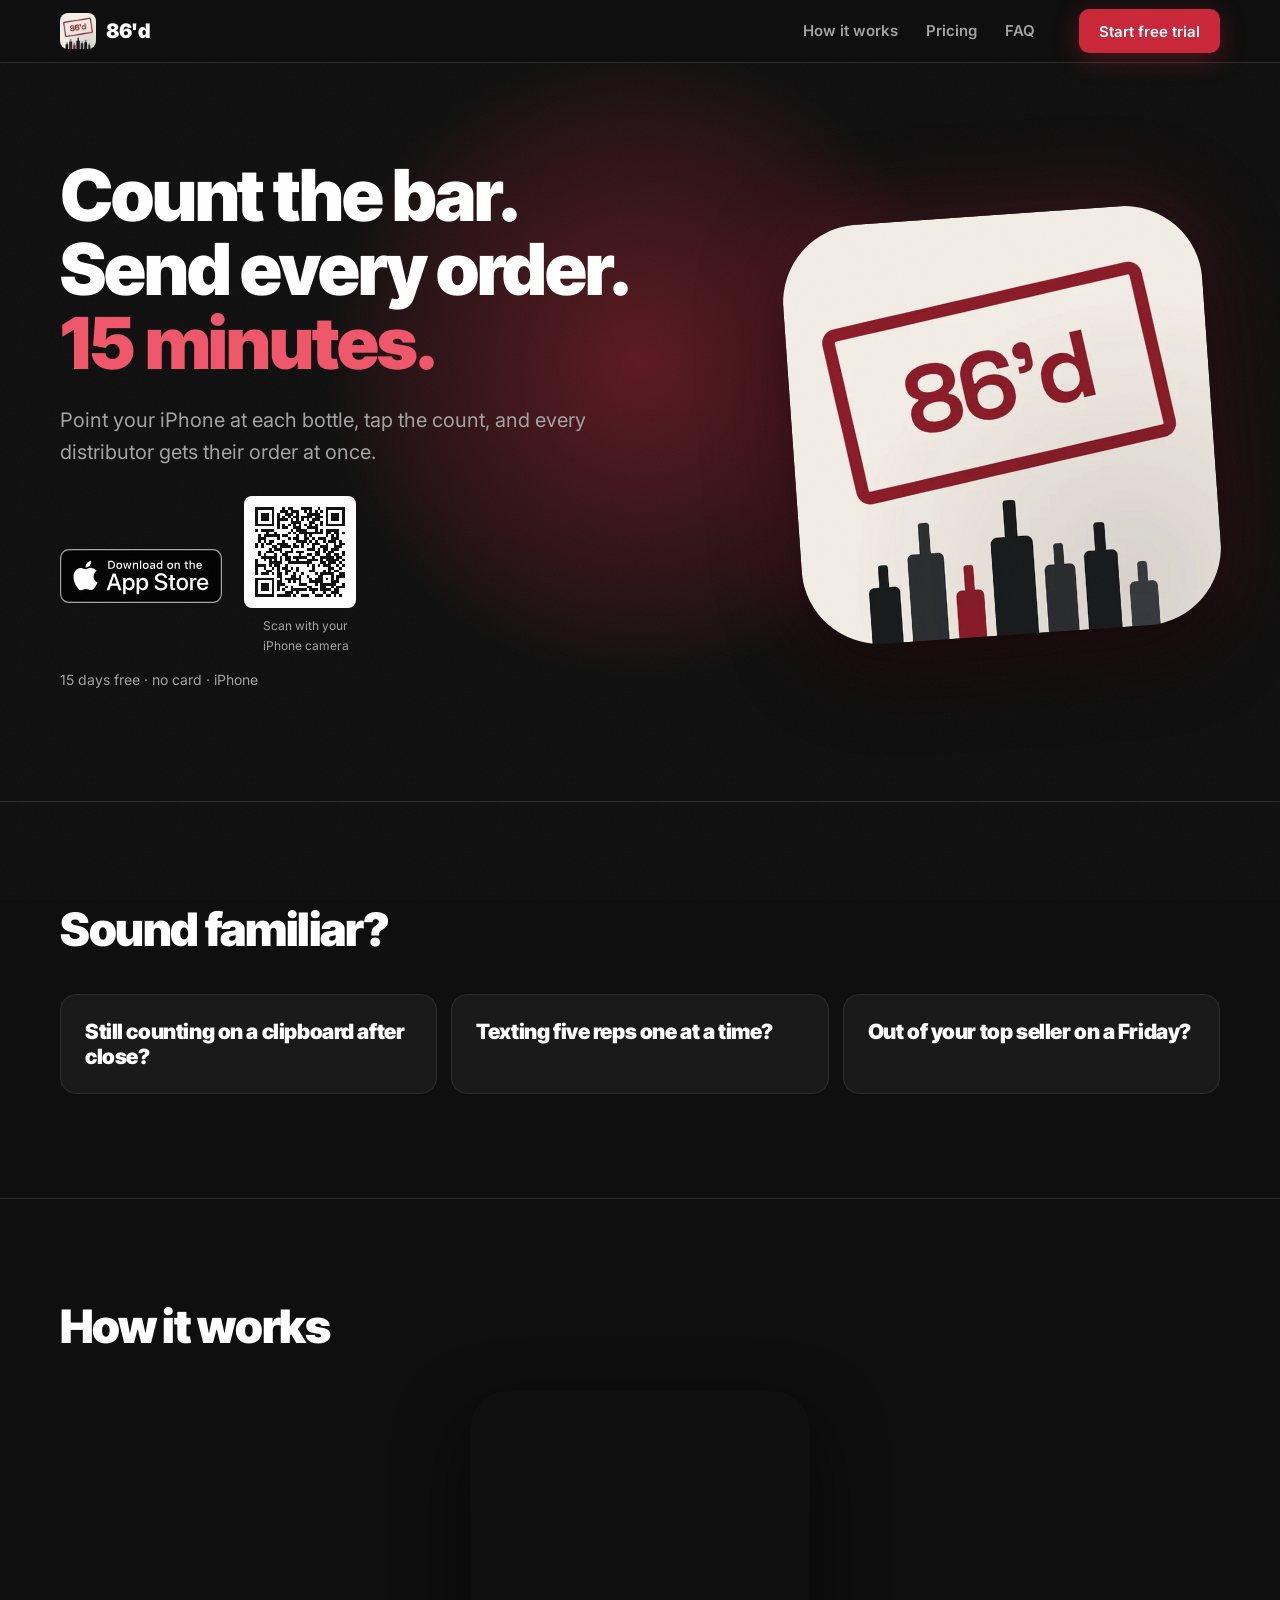
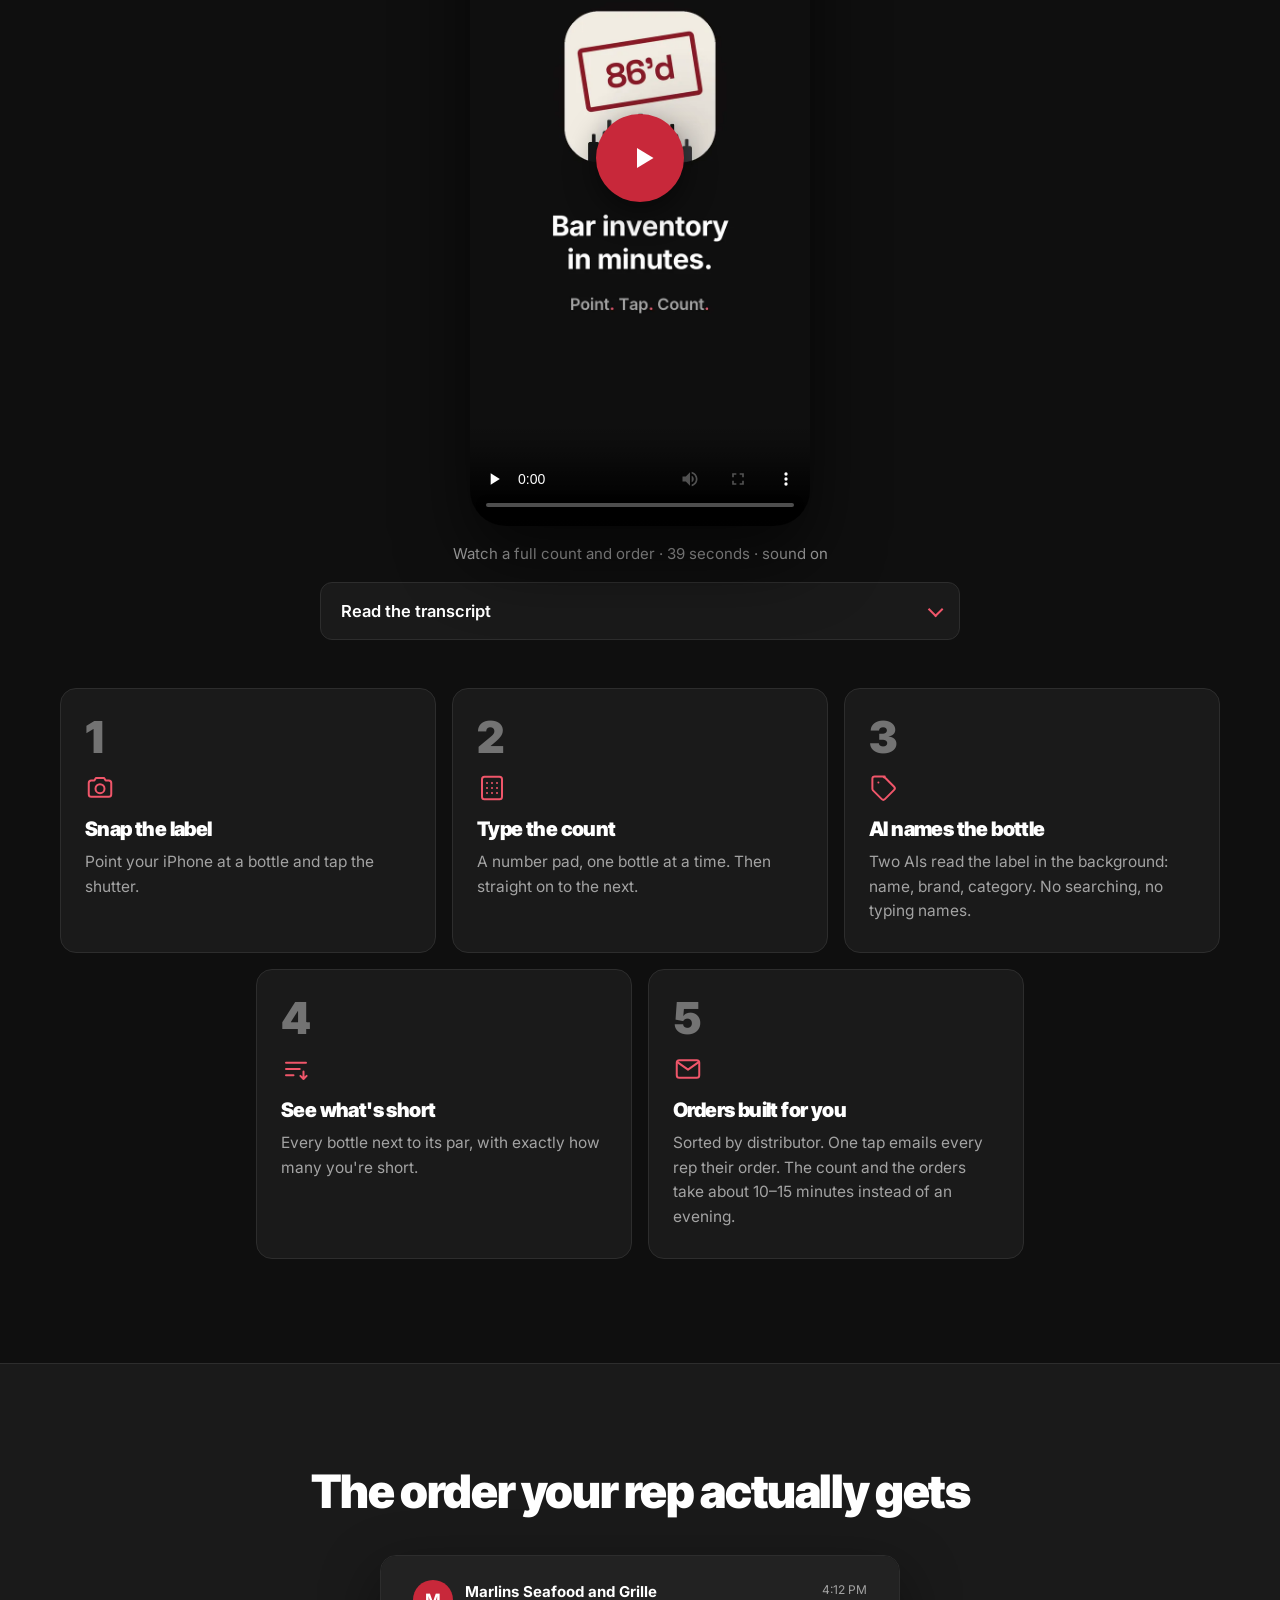
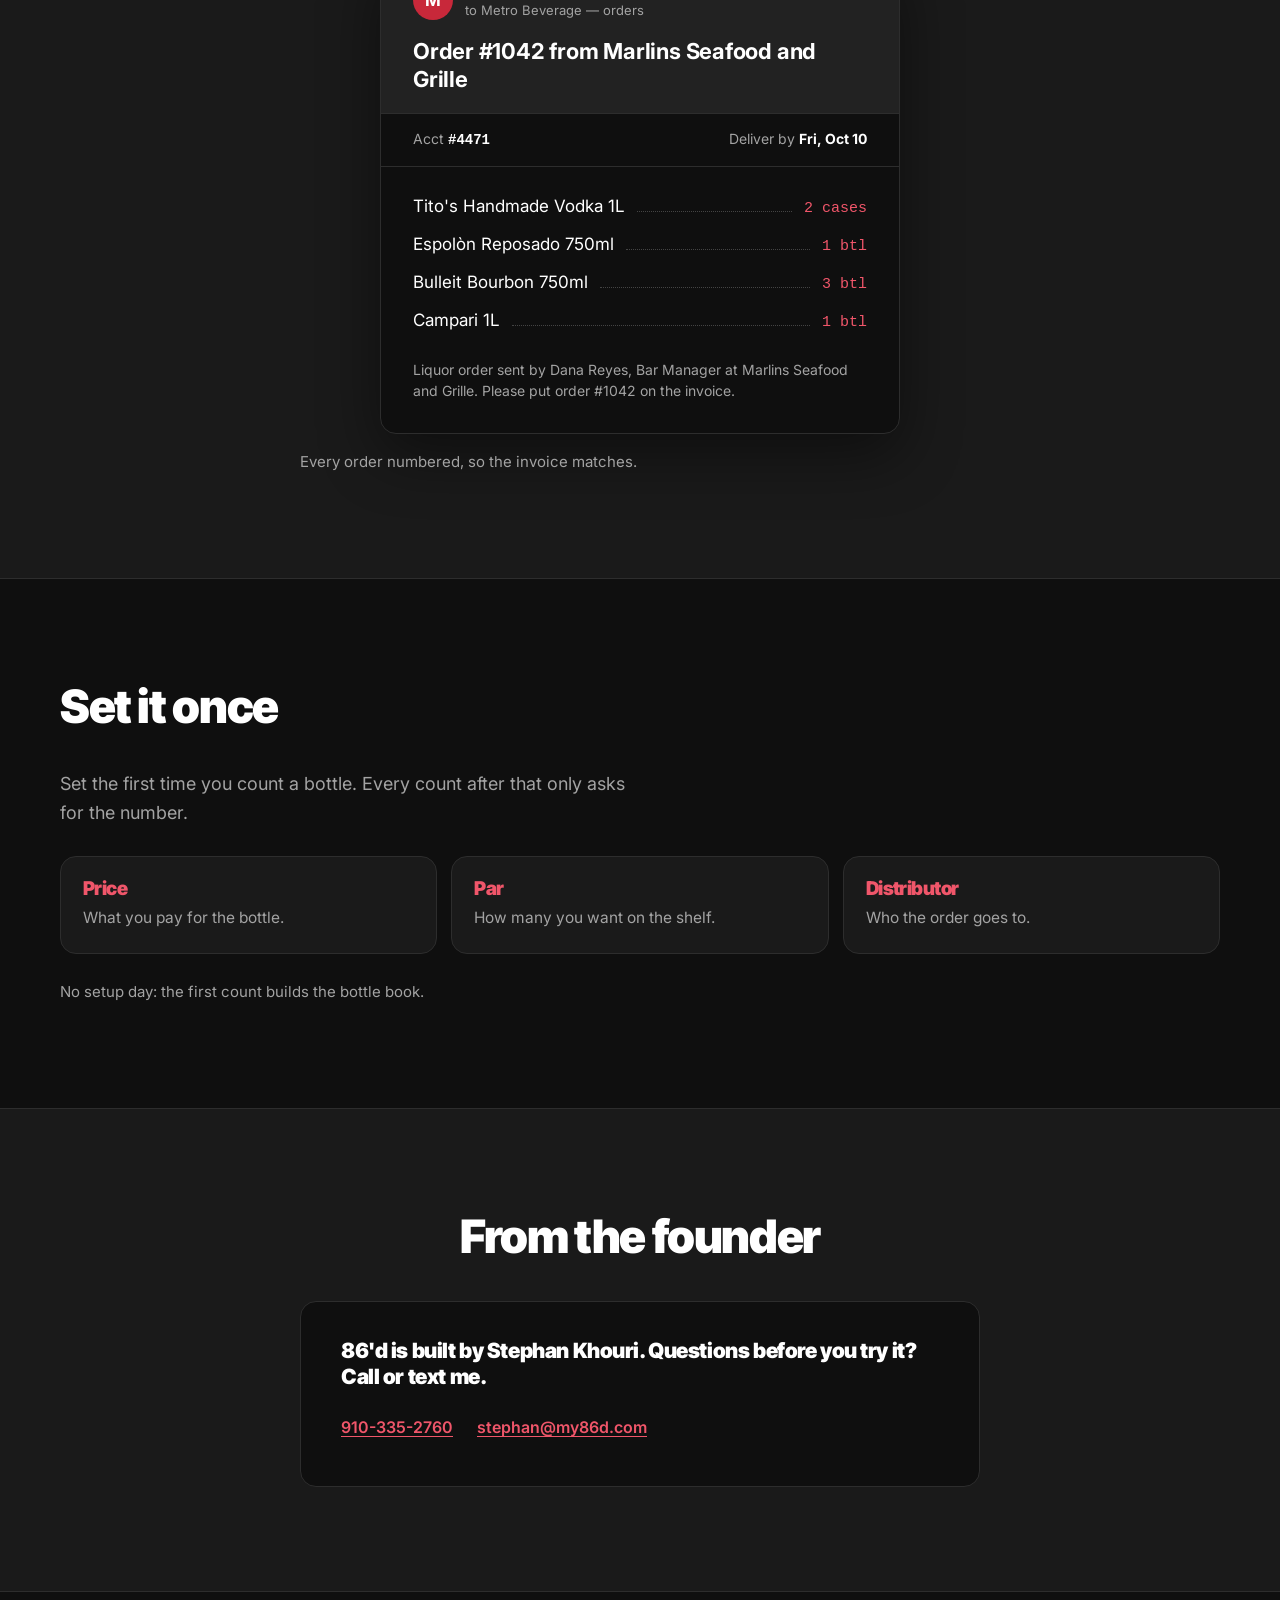
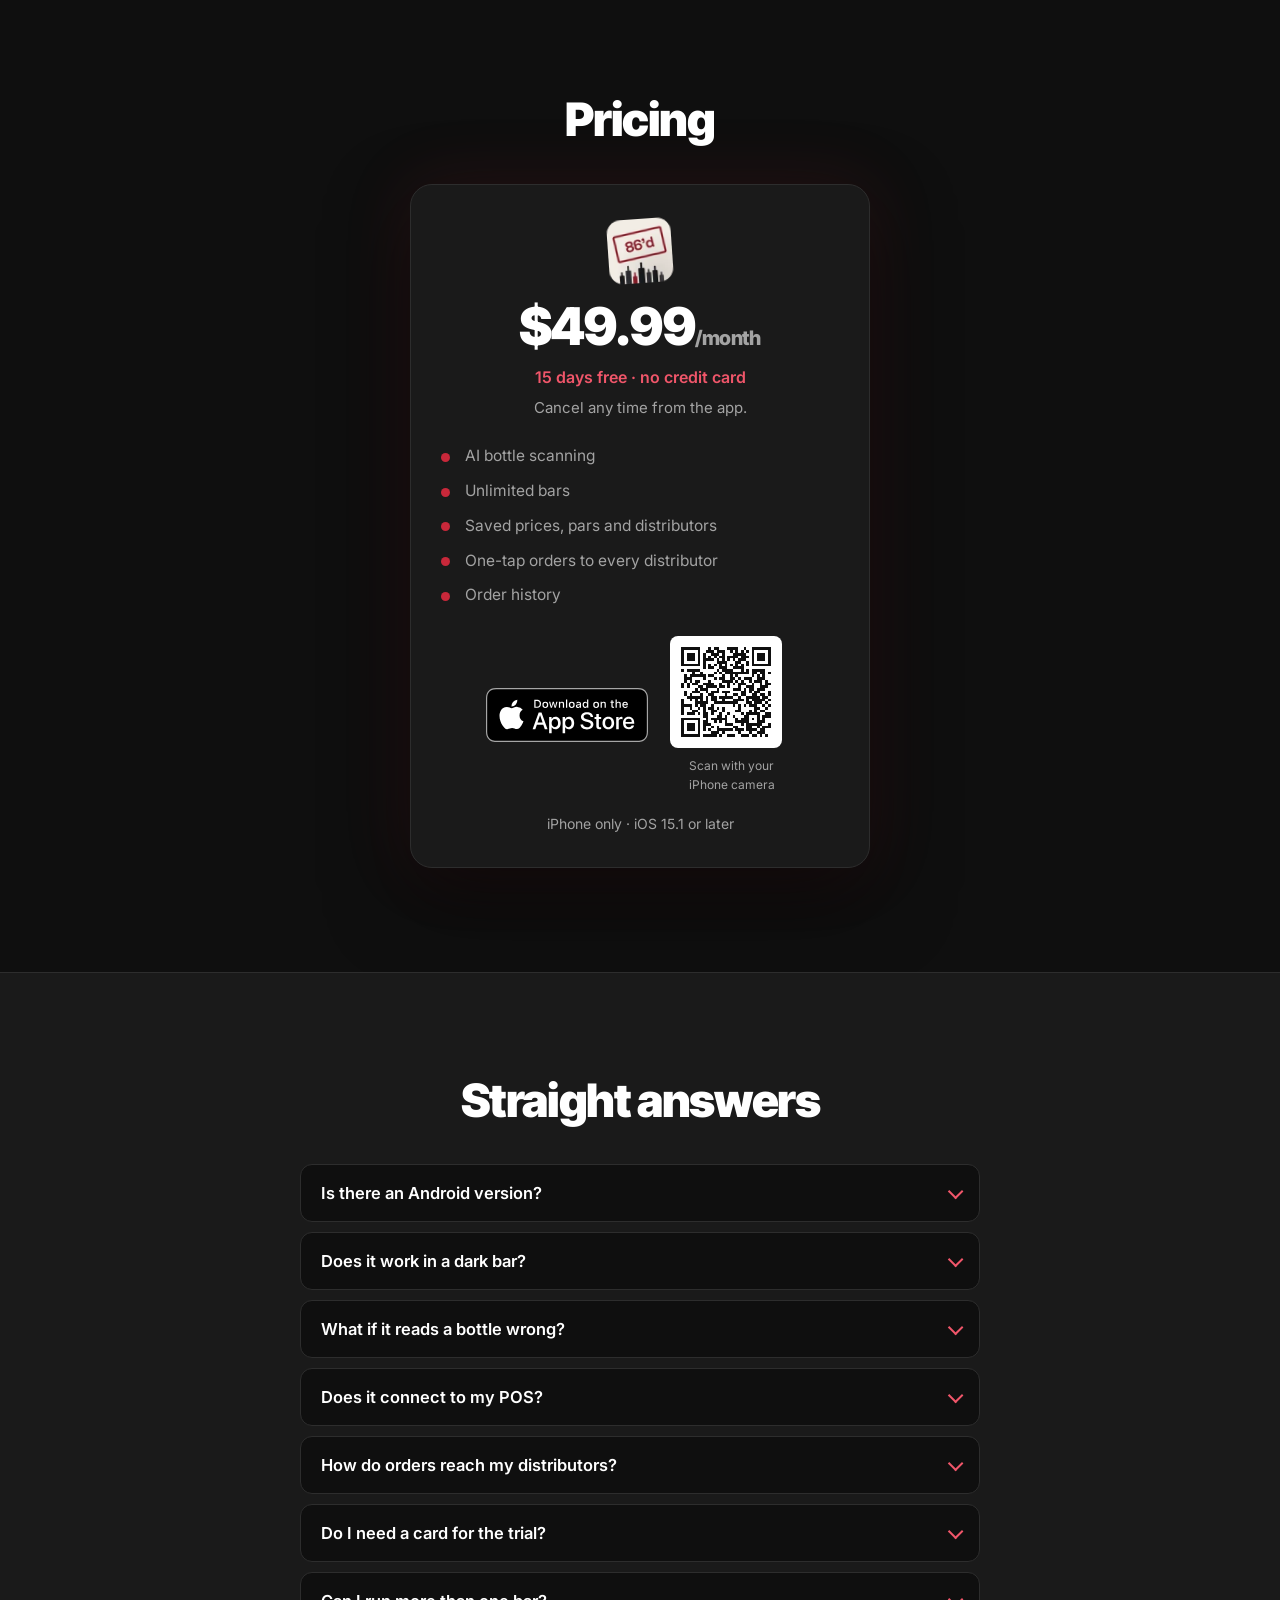
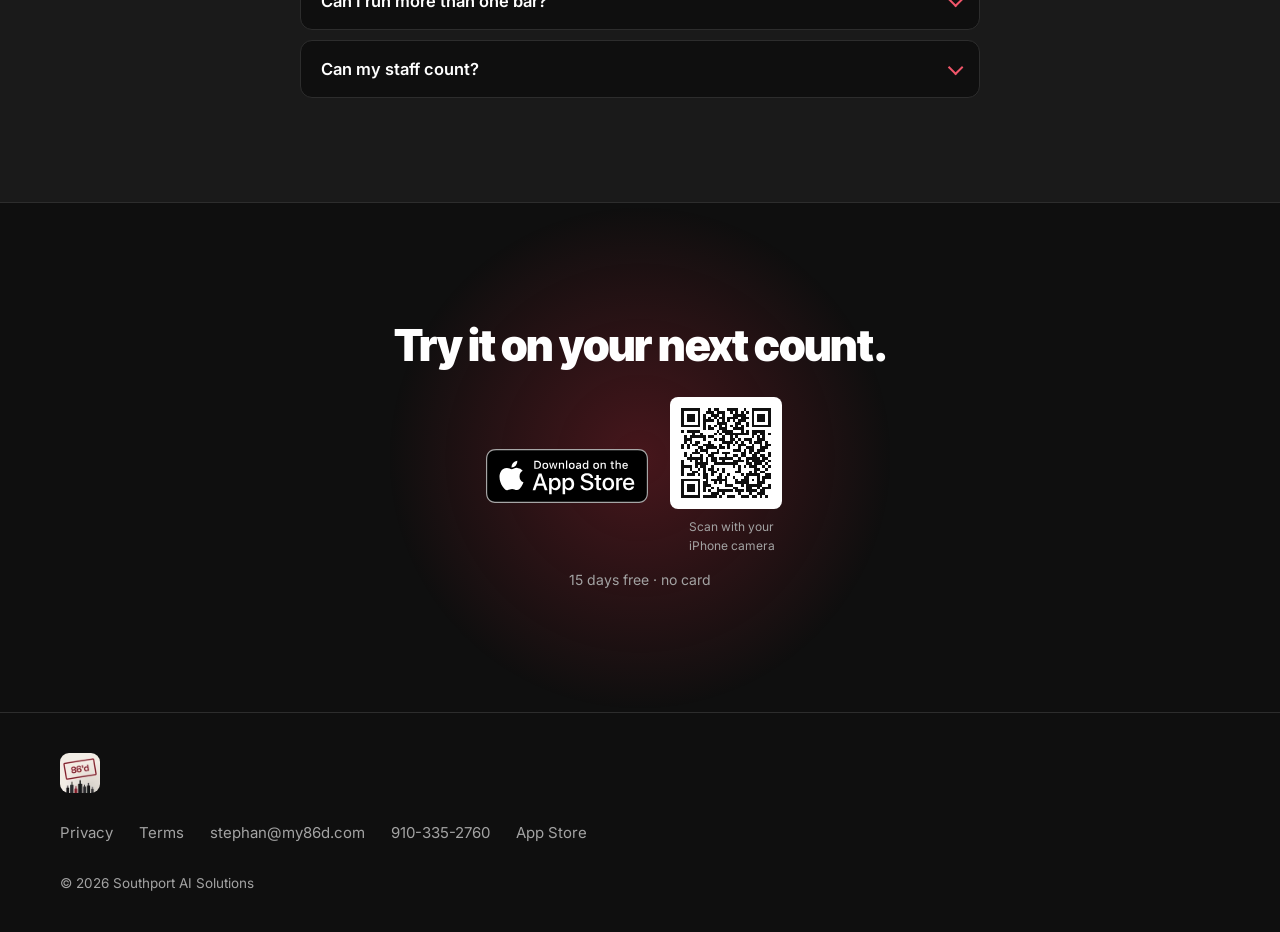
<file: index.html>
<!DOCTYPE html>
<html lang="en">
<head>
<meta charset="UTF-8">
<meta name="viewport" content="width=device-width, initial-scale=1">
<title>86'd: Bar inventory and distributor orders in 15 minutes | iPhone app</title>
<meta name="description" content="Point your iPhone at each bottle, tap the count, and every distributor gets their order at once. 15 days free, no card.">
<meta name="robots" content="index, follow">
<meta name="theme-color" content="#0F0F0F">
<link rel="canonical" href="https://my86d.com/">

<!-- Smart App Banner -->
<meta name="apple-itunes-app" content="app-id=6798359825">

<!-- Open Graph / Twitter -->
<meta property="og:type" content="website">
<meta property="og:site_name" content="86'd">
<meta property="og:url" content="https://my86d.com/">
<meta property="og:title" content="86'd: Bar inventory and distributor orders in 15 minutes">
<meta property="og:description" content="Point your iPhone at each bottle, tap the count, and every distributor gets their order at once. 15 days free, no card.">
<meta property="og:image" content="https://my86d.com/assets/og.png">
<meta property="og:image:width" content="1200">
<meta property="og:image:height" content="630">
<meta property="og:image:alt" content="86'd - Count the bar. Send every order.">
<meta name="twitter:card" content="summary_large_image">
<meta name="twitter:title" content="86'd: Bar inventory and distributor orders in 15 minutes">
<meta name="twitter:description" content="Point your iPhone at each bottle, tap the count, and every distributor gets their order at once. 15 days free, no card.">
<meta name="twitter:image" content="https://my86d.com/assets/og.png">

<!-- Icons -->
<link rel="icon" href="assets/favicon-32.png" sizes="32x32" type="image/png">
<link rel="icon" href="assets/favicon-16.png" sizes="16x16" type="image/png">
<link rel="apple-touch-icon" href="assets/apple-touch-icon.png">
<link rel="manifest" href="site.webmanifest">

<!-- Fonts: Inter Tight for headlines, Inter for body -->
<link rel="preconnect" href="https://fonts.googleapis.com">
<link rel="preconnect" href="https://fonts.gstatic.com" crossorigin>
<!-- Loaded without blocking the first paint. The font stack falls back to
     system-ui until it arrives, and the <noscript> copy covers JS being off. -->
<link rel="preload" as="style" href="https://fonts.googleapis.com/css2?family=Inter+Tight:wght@800;900&amp;family=Inter:wght@400;600&amp;display=swap"
      onload="this.onload=null;this.rel='stylesheet'">
<noscript>
  <link rel="stylesheet" href="https://fonts.googleapis.com/css2?family=Inter+Tight:wght@800;900&amp;family=Inter:wght@400;600&amp;display=swap">
</noscript>

<link rel="stylesheet" href="css/style.css">

<!-- Google Analytics 4.
     The queue is set up now so nothing is lost, but the 180KB tag itself is
     fetched once the page is idle, so it stays off the critical path. -->
<script>
window.dataLayer = window.dataLayer || [];
function gtag(){dataLayer.push(arguments);}
gtag('js', new Date());
gtag('config', 'G-CNKRVQYBB0');
(function () {
  var loaded = false;
  function loadGA() {
    if (loaded) return;
    loaded = true;
    var s = document.createElement('script');
    s.async = true;
    s.src = 'https://www.googletagmanager.com/gtag/js?id=G-CNKRVQYBB0';
    document.head.appendChild(s);
  }
  // Whichever comes first: the browser going idle, or the visitor doing something.
  if ('requestIdleCallback' in window) requestIdleCallback(loadGA, { timeout: 3000 });
  else window.addEventListener('load', loadGA);
  ['pointerdown', 'keydown', 'scroll'].forEach(function (e) {
    window.addEventListener(e, loadGA, { once: true, passive: true });
  });
})();
</script>

<script type="application/ld+json">
{
  "@context": "https://schema.org",
  "@type": "SoftwareApplication",
  "name": "86'd",
  "description": "Count the bar with your iPhone camera and email every distributor their order at once.",
  "operatingSystem": "iOS 15.1 or later",
  "applicationCategory": "BusinessApplication",
  "url": "https://my86d.com/",
  "installUrl": "https://apps.apple.com/us/app/86d-bar-inventory/id6798359825",
  "author": {"@type": "Person", "name": "Stephan Khouri"},
  "publisher": {"@type": "Organization", "name": "Southport AI Solutions"},
  "offers": {
    "@type": "Offer",
    "price": "49.99",
    "priceCurrency": "USD",
    "category": "subscription"
  }
}
</script>
</head>
<body>

<a class="skip-link" href="#main">Skip to content</a>

<!-- ============ HEADER ============ -->
<header class="site-header">
  <div class="wrap header-inner">
    <a class="brand" href="#top" aria-label="86'd home">
      <img src="assets/logo-96.webp" width="36" height="36" alt="" class="brand-mark">
      <span class="brand-word">86'd</span>
    </a>
    <nav class="header-nav" aria-label="Sections">
      <a href="#how-it-works">How it works</a>
      <a href="#pricing">Pricing</a>
      <a href="#faq">FAQ</a>
    </nav>
    <a class="btn btn-red header-cta"
       href="https://apps.apple.com/us/app/86d-bar-inventory/id6798359825"
       data-appstore="nav" target="_blank" rel="noopener">Start free trial</a>
  </div>
</header>

<main id="main">

<!-- ============ 1. HERO ============ -->
<section class="hero" id="top">
  <div class="hero-glow" aria-hidden="true"></div>
  <div class="wrap hero-inner">
    <div class="hero-copy">
      <h1>Count the bar.<br>Send every order.<br><span class="accent">15 minutes.</span></h1>
      <p class="lede">Point your iPhone at each bottle, tap the count, and every distributor gets their order at once.</p>
      <div class="cta-row">
        <a class="badge-link"
           href="https://apps.apple.com/us/app/86d-bar-inventory/id6798359825"
           data-appstore="hero" target="_blank" rel="noopener">
          <img src="assets/app-store-badge.svg" width="162" height="54" alt="Download 86'd on the App Store">
        </a>
        <figure class="qr">
          <img src="assets/app-store-qr.svg" width="112" height="112" alt="QR code that opens 86'd on the App Store">
          <figcaption>Scan with your iPhone camera</figcaption>
        </figure>
      </div>
      <p class="fine">15 days free &middot; no card &middot; iPhone</p>
    </div>

    <div class="hero-visual">
      <!-- PHASE 2: drop hero.mp4 / hero.webm / hero-poster.webp into assets/screens/,
           then delete the <img> below and uncomment this video. See assets/screens/README.md.
      <video class="hero-video" playsinline muted loop autoplay
             poster="assets/screens/hero-poster.webp" width="560" height="560">
        <source src="assets/screens/hero.webm" type="video/webm">
        <source src="assets/screens/hero.mp4" type="video/mp4">
      </video>
      -->
      <img class="logo-card" src="assets/logo-640.webp"
           srcset="assets/logo-640.webp 640w, assets/logo-1280.webp 1280w"
           sizes="(min-width: 900px) 420px, 240px"
           width="640" height="640"
           alt="The 86'd app icon: a red 86'd stamp above a skyline of bottles">
    </div>
  </div>
</section>

<!-- ============ 2. SOUND FAMILIAR? ============ -->
<section class="band" id="sound-familiar">
  <div class="wrap">
    <h2>Sound familiar?</h2>
    <ul class="ask-grid">
      <li class="ask">Still counting on a clipboard after close?</li>
      <li class="ask">Texting five reps one at a time?</li>
      <li class="ask">Out of your top seller on a Friday?</li>
    </ul>
  </div>
</section>

<!-- ============ 3. HOW IT WORKS ============ -->
<section class="band" id="how-it-works">
  <div class="wrap">
    <h2>How it works</h2>

    <!-- The 6MB file is never fetched until someone presses play: preload="none"
         plus a poster. The overlay button is the whole poster area, so a tap
         anywhere starts it, with sound. -->
    <div class="demo">
      <div class="demo-player">
        <video class="demo-video" id="demoVideo" controls playsinline preload="none"
               poster="assets/screens/demo-poster.webp" width="720" height="1558">
          <source src="assets/screens/demo.mp4" type="video/mp4">
        </video>
        <button class="demo-play" type="button" id="demoPlay"
                aria-label="Play the 39-second demo with sound">
          <span class="demo-play-dot">
            <svg viewBox="0 0 24 24" aria-hidden="true"><path d="M8 5.4v13.2L19 12z" fill="currentColor"/></svg>
          </span>
        </button>
      </div>
      <p class="demo-note">Watch a full count and order &middot; 39 seconds &middot; sound on</p>
      <details class="demo-transcript">
        <summary>Read the transcript</summary>
        <p>This is 86'd. Bar inventory, in minutes. Point your phone at a bottle, and tap. Type in how many you have. The AI reads the label and names the bottle for you. No searching. No typing bottle names. Just point, tap, and count. When the shelf's done, tap Done. Every bottle, what you have, and what you're short. It builds the order for each distributor. One tap sends it. Your distributors get the order by email. Try 86'd free for fifteen days. Download it on the App Store.</p>
      </details>
    </div>

    <ol class="steps">

      <li class="step">
        <span class="step-num" aria-hidden="true">1</span>
        <span class="step-icon" aria-hidden="true">
          <svg viewBox="0 0 24 24" fill="none" stroke="currentColor" stroke-width="1.6" stroke-linecap="round" stroke-linejoin="round">
            <path d="M3 8a2 2 0 0 1 2-2h2.5l1.2-2h6.6l1.2 2H19a2 2 0 0 1 2 2v9a2 2 0 0 1-2 2H5a2 2 0 0 1-2-2z"/>
            <circle cx="12" cy="12.5" r="3.6"/>
          </svg>
        </span>
        <h3>Snap the label</h3>
        <p>Point your iPhone at a bottle and tap the shutter.</p>
        <!-- PHASE 2 SLOT: add assets/screens/step-1.webp, then uncomment.
        <img class="step-shot" src="assets/screens/step-1.webp" width="600" height="1300" alt="Snapping a bottle label in the 86'd app">
        -->
      </li>

      <li class="step">
        <span class="step-num" aria-hidden="true">2</span>
        <span class="step-icon" aria-hidden="true">
          <svg viewBox="0 0 24 24" fill="none" stroke="currentColor" stroke-width="1.6" stroke-linecap="round" stroke-linejoin="round">
            <rect x="4" y="3" width="16" height="18" rx="2"/>
            <path d="M8 8h.01M12 8h.01M16 8h.01M8 12h.01M12 12h.01M16 12h.01M8 16h.01M12 16h.01M16 16h.01"/>
          </svg>
        </span>
        <h3>Type the count</h3>
        <p>A number pad, one bottle at a time. Then straight on to the next.</p>
        <!-- PHASE 2 SLOT: add assets/screens/step-2.webp, then uncomment.
        <img class="step-shot" src="assets/screens/step-2.webp" width="600" height="1300" alt="Typing a count into the 86'd number pad">
        -->
      </li>

      <li class="step">
        <span class="step-num" aria-hidden="true">3</span>
        <span class="step-icon" aria-hidden="true">
          <svg viewBox="0 0 24 24" fill="none" stroke="currentColor" stroke-width="1.6" stroke-linecap="round" stroke-linejoin="round">
            <path d="M12.6 2.7H4.5a1.8 1.8 0 0 0-1.8 1.8v8.1c0 .5.2.9.5 1.3l7 7a1.8 1.8 0 0 0 2.5 0l7.4-7.4a1.8 1.8 0 0 0 0-2.5l-7-7a1.8 1.8 0 0 0-1.3-.6z"/>
            <path d="M7.5 7.5h.01"/>
          </svg>
        </span>
        <h3>AI names the bottle</h3>
        <p>Two AIs read the label in the background: name, brand, category. No searching, no typing names.</p>
        <!-- PHASE 2 SLOT: add assets/screens/step-3.webp, then uncomment.
        <img class="step-shot" src="assets/screens/step-3.webp" width="600" height="1300" alt="The 86'd app naming a bottle from its label">
        -->
      </li>

      <li class="step">
        <span class="step-num" aria-hidden="true">4</span>
        <span class="step-icon" aria-hidden="true">
          <svg viewBox="0 0 24 24" fill="none" stroke="currentColor" stroke-width="1.6" stroke-linecap="round" stroke-linejoin="round">
            <path d="M4 7h16M4 12h11M4 17h6"/>
            <path d="M18 14v6m0 0 2.5-2.5M18 20l-2.5-2.5"/>
          </svg>
        </span>
        <h3>See what's short</h3>
        <p>Every bottle next to its par, with exactly how many you're short.</p>
        <!-- PHASE 2 SLOT: add assets/screens/step-4.webp, then uncomment.
        <img class="step-shot" src="assets/screens/step-4.webp" width="600" height="1300" alt="Bottles listed next to their par in the 86'd app">
        -->
      </li>

      <li class="step">
        <span class="step-num" aria-hidden="true">5</span>
        <span class="step-icon" aria-hidden="true">
          <svg viewBox="0 0 24 24" fill="none" stroke="currentColor" stroke-width="1.6" stroke-linecap="round" stroke-linejoin="round">
            <rect x="3" y="5" width="18" height="14" rx="2"/>
            <path d="m3.5 6.5 8.5 6 8.5-6"/>
          </svg>
        </span>
        <h3>Orders built for you</h3>
        <p>Sorted by distributor. One tap emails every rep their order. The count and the orders take about 10&ndash;15 minutes instead of an evening.</p>
        <!-- PHASE 2 SLOT: add assets/screens/step-5.webp, then uncomment.
        <img class="step-shot" src="assets/screens/step-5.webp" width="600" height="1300" alt="Distributor orders ready to send from the 86'd app">
        -->
      </li>

    </ol>
  </div>
</section>

<!-- ============ 4. THE ORDER YOUR REP ACTUALLY GETS ============ -->
<section class="band band-alt" id="the-order">
  <div class="wrap narrow">
    <h2>The order your rep actually gets</h2>

    <figure class="email-figure">
      <div class="email-card">
        <div class="email-head">
          <div class="email-from">
            <span class="email-avatar" aria-hidden="true">M</span>
            <p class="email-who">
              <strong>Marlins Seafood and Grille</strong>
              <span>to Metro Beverage &mdash; orders</span>
            </p>
            <time class="email-time">4:12 PM</time>
          </div>
          <p class="email-subject">Order #1042 from Marlins Seafood and Grille</p>
        </div>
        <div class="email-info">
          <p><span>Acct</span> <strong class="email-mono">#4471</strong></p>
          <p><span>Deliver by</span> <strong>Fri, Oct 10</strong></p>
        </div>
        <div class="email-body">
          <ul class="email-items">
            <li>Tito's Handmade Vodka 1L<span class="email-dots" aria-hidden="true"></span><span class="email-qty">2 cases</span></li>
            <li>Espol&ograve;n Reposado 750ml<span class="email-dots" aria-hidden="true"></span><span class="email-qty">1 btl</span></li>
            <li>Bulleit Bourbon 750ml<span class="email-dots" aria-hidden="true"></span><span class="email-qty">3 btl</span></li>
            <li>Campari 1L<span class="email-dots" aria-hidden="true"></span><span class="email-qty">1 btl</span></li>
          </ul>
          <p class="email-sig">Liquor order sent by Dana Reyes, Bar Manager at Marlins Seafood and Grille. Please put order #1042 on the invoice.</p>
        </div>
      </div>
      <figcaption>Every order numbered, so the invoice matches.</figcaption>
    </figure>
  </div>
</section>

<!-- ============ 5. SET IT ONCE ============ -->
<section class="band" id="set-it-once">
  <div class="wrap">
    <h2>Set it once</h2>
    <p class="band-lede">Set the first time you count a bottle. Every count after that only asks for the number.</p>
    <ul class="tiles">
      <li class="tile"><h3>Price</h3><p>What you pay for the bottle.</p></li>
      <li class="tile"><h3>Par</h3><p>How many you want on the shelf.</p></li>
      <li class="tile"><h3>Distributor</h3><p>Who the order goes to.</p></li>
    </ul>
    <p class="band-foot">No setup day: the first count builds the bottle book.</p>
  </div>
</section>

<!-- ============ 6. FROM THE FOUNDER ============ -->
<section class="band band-alt" id="founder">
  <div class="wrap narrow">
    <h2>From the founder</h2>
    <div class="founder-card">
      <!-- PHASE 2 SLOT: add assets/screens/stephan.webp plus his two sentences, then uncomment.
      <img class="founder-photo" src="assets/screens/stephan.webp" width="160" height="160" alt="Stephan Khouri">
      -->
      <div class="founder-copy">
        <p class="founder-line">86'd is built by Stephan Khouri. Questions before you try it? Call or text me.</p>
        <p class="founder-contact">
          <a href="tel:+19103352760">910-335-2760</a>
          <a href="mailto:stephan@my86d.com">stephan@my86d.com</a>
        </p>
      </div>
    </div>
  </div>
</section>

<!-- ============ 7. PRICING ============ -->
<section class="band" id="pricing">
  <div class="wrap narrow">
    <h2>Pricing</h2>
    <div class="price-card" id="price-card">
      <img class="price-mark" src="assets/logo-96.webp" width="64" height="64" alt="">

      <p class="price">$49.99<span>/month</span></p>
      <p class="price-trial">15 days free &middot; no credit card</p>
      <p class="price-cancel">Cancel any time from the app.</p>

      <ul class="price-list">
        <li>AI bottle scanning</li>
        <li>Unlimited bars</li>
        <li>Saved prices, pars and distributors</li>
        <li>One-tap orders to every distributor</li>
        <li>Order history</li>
      </ul>

      <div class="cta-row cta-row-center">
        <a class="badge-link"
           href="https://apps.apple.com/us/app/86d-bar-inventory/id6798359825"
           data-appstore="pricing" target="_blank" rel="noopener">
          <img src="assets/app-store-badge.svg" width="162" height="54" alt="Download 86'd on the App Store">
        </a>
        <figure class="qr">
          <img src="assets/app-store-qr.svg" width="112" height="112" alt="QR code that opens 86'd on the App Store">
          <figcaption>Scan with your iPhone camera</figcaption>
        </figure>
      </div>

      <p class="fine">iPhone only &middot; iOS 15.1 or later</p>
    </div>
  </div>
</section>

<!-- ============ 8. FAQ ============ -->
<section class="band band-alt" id="faq">
  <div class="wrap narrow">
    <h2>Straight answers</h2>
    <div class="faq-list">

      <details>
        <summary>Is there an Android version?</summary>
        <p>No. iPhone only, iOS 15.1 or later. Whoever counts needs an iPhone.</p>
      </details>

      <details>
        <summary>Does it work in a dark bar?</summary>
        <p>Usually. For a very dark corner, step closer or use the phone's light.</p>
      </details>

      <details>
        <summary>What if it reads a bottle wrong?</summary>
        <p>Two AIs read every label. When they disagree, the app flags the bottle for a quick look instead of guessing. If one's wrong, remove that row and add the right bottle.</p>
      </details>

      <details>
        <summary>Does it connect to my POS?</summary>
        <p>No. It counts what's on the shelf and orders from that.</p>
      </details>

      <details>
        <summary>How do orders reach my distributors?</summary>
        <p>By email, to the rep or order address you add once.</p>
      </details>

      <details>
        <summary>Do I need a card for the trial?</summary>
        <p>No. 15 days free, then $49.99/month. Cancel from the app.</p>
      </details>

      <details>
        <summary>Can I run more than one bar?</summary>
        <p>Yes. One account, each bar kept separate, no extra fee. Each bar keeps its own counts, prices and distributors.</p>
      </details>

      <details>
        <summary>Can my staff count?</summary>
        <p>Yes. Add their names and each count records who did it. No extra logins.</p>
      </details>

    </div>
  </div>
</section>

<!-- ============ 9. FINAL CTA ============ -->
<section class="final" id="final-cta">
  <div class="wrap narrow">
    <h2>Try it on your next count.</h2>
    <div class="cta-row cta-row-center">
      <a class="badge-link"
         href="https://apps.apple.com/us/app/86d-bar-inventory/id6798359825"
         data-appstore="final" target="_blank" rel="noopener">
        <img src="assets/app-store-badge.svg" width="162" height="54" alt="Download 86'd on the App Store">
      </a>
      <figure class="qr">
        <img src="assets/app-store-qr.svg" width="112" height="112" alt="QR code that opens 86'd on the App Store">
        <figcaption>Scan with your iPhone camera</figcaption>
      </figure>
    </div>
    <p class="fine">15 days free &middot; no card</p>
  </div>
</section>

</main>

<!-- ============ FOOTER ============ -->
<footer class="site-footer">
  <div class="wrap">
    <img class="footer-mark" src="assets/logo-96.webp" width="40" height="40" alt="86'd">
    <nav class="footer-links" aria-label="Footer">
      <a href="https://eight6d-api.onrender.com/legal/privacy">Privacy</a>
      <a href="https://eight6d-api.onrender.com/legal/terms">Terms</a>
      <a href="mailto:stephan@my86d.com">stephan@my86d.com</a>
      <a href="tel:+19103352760">910-335-2760</a>
      <a href="https://apps.apple.com/us/app/86d-bar-inventory/id6798359825"
         data-appstore="footer" target="_blank" rel="noopener">App Store</a>
    </nav>
    <p class="footer-copy">&copy; 2026 Southport AI Solutions</p>
  </div>
</footer>

<!-- Mobile sticky bar: hidden until JS reveals it, so it can never stick with JS off -->
<div class="sticky-bar" id="stickyBar" hidden>
  <a class="badge-link"
     href="https://apps.apple.com/us/app/86d-bar-inventory/id6798359825"
     data-appstore="sticky" target="_blank" rel="noopener">
    <img src="assets/app-store-badge.svg" width="120" height="40" alt="Download 86'd on the App Store">
  </a>
  <span>15 days free</span>
</div>

<script src="js/main.js" defer></script>
</body>
</html>
</file>
<file: css/style.css>
/* ===========================================================
   86'd - my86d.com
   Dark, bold, warm. Mobile first. No framework, no build step.
   =========================================================== */

:root{
  --bg:#0F0F0F;
  --surface:#1A1A1A;
  --border:#2D2D2D;

  --red:#C8283A;          /* buttons, highlights, glows (white text on it) */
  --red-text:#F0566A;     /* red TEXT or small icons on dark */
  --red-pressed:#9E1C28;  /* hover / pressed state of red buttons */

  --text:#FFFFFF;
  --text-2:#A3A3A3;
  --text-3:#737373;       /* large display type only - too low contrast for body */

  --head:"Inter Tight","Inter",system-ui,-apple-system,"Segoe UI",sans-serif;
  --body:"Inter",system-ui,-apple-system,"Segoe UI",sans-serif;

  --wrap:1200px;
  --radius:16px;
}

*,*::before,*::after{box-sizing:border-box}
[hidden]{display:none !important}

html{-webkit-text-size-adjust:100%;scroll-behavior:smooth}

body{
  margin:0;
  background:var(--bg);
  color:var(--text);
  font:400 17px/1.6 var(--body);
  -webkit-font-smoothing:antialiased;
  overflow-x:hidden;
}

/* subtle film grain over everything */
body::after{
  content:"";
  position:fixed;
  inset:0;
  z-index:9;
  pointer-events:none;
  opacity:.035;
  background-image:url("data:image/svg+xml,%3Csvg xmlns='http://www.w3.org/2000/svg' width='160' height='160'%3E%3Cfilter id='n'%3E%3CfeTurbulence type='fractalNoise' baseFrequency='.85' numOctaves='3'/%3E%3C/filter%3E%3Crect width='160' height='160' filter='url(%23n)'/%3E%3C/svg%3E");
}

h1,h2,h3{font-family:var(--head);font-weight:900;letter-spacing:-.03em;line-height:1.03;margin:0}
p{margin:0}
img,svg,video{max-width:100%;height:auto;display:block}
ul,ol{margin:0;padding:0;list-style:none}

a{color:var(--red-text);text-decoration-thickness:1px;text-underline-offset:3px}
a:hover{color:var(--text)}

:focus-visible{outline:3px solid var(--red-text);outline-offset:3px;border-radius:4px}

.wrap{width:100%;max-width:var(--wrap);margin-inline:auto;padding-inline:20px}
.wrap.narrow{max-width:720px}

.skip-link{
  position:absolute;left:-9999px;top:0;z-index:100;
  background:var(--red);color:#fff;padding:12px 18px;text-decoration:none;border-radius:0 0 8px 0;
}
.skip-link:focus{left:0;color:#fff}

/* ---------- buttons / badges ---------- */
.btn{
  display:inline-flex;align-items:center;justify-content:center;
  min-height:44px;padding:11px 20px;
  border-radius:10px;
  font:600 15px/1 var(--body);
  text-decoration:none;
  transition:background-color .15s ease,transform .15s ease;
}
.btn-red{background:var(--red);color:#fff;box-shadow:0 6px 24px rgba(200,40,58,.35)}
.btn-red:hover{background:var(--red-pressed);color:#fff}
.btn-red:active{transform:translateY(1px)}

.badge-link{display:inline-block;line-height:0;border-radius:9px}
.badge-link img{height:54px;width:auto}

.cta-row{display:flex;align-items:center;gap:22px;flex-wrap:wrap;margin-top:28px}
.cta-row-center{justify-content:center}

/* QR is desktop only */
.qr{display:none;margin:0;text-align:center}
.qr img{width:112px;height:112px;border-radius:8px;background:#fff;padding:6px}
.qr figcaption{margin-top:8px;font-size:12px;color:var(--text-2);max-width:124px}

.fine{margin-top:14px;font-size:14px;color:var(--text-2)}

/* ---------- header ---------- */
.site-header{
  position:sticky;top:0;z-index:20;
  background:rgba(15,15,15,.88);
  backdrop-filter:saturate(140%) blur(10px);
  border-bottom:1px solid var(--border);
}
.header-inner{display:flex;align-items:center;gap:16px;min-height:62px}
.brand{display:flex;align-items:center;gap:10px;text-decoration:none;color:var(--text);margin-right:auto}
.brand-mark{width:36px;height:36px;border-radius:8px}
.brand-word{font:900 20px/1 var(--head);letter-spacing:-.04em}
.header-nav{display:none}
.header-cta{flex:none}

/* ---------- hero ---------- */
.hero{position:relative;padding:56px 0 64px;overflow:hidden}
.hero-glow{
  position:absolute;z-index:0;pointer-events:none;
  left:50%;top:-140px;transform:translateX(-50%);
  width:880px;height:880px;
  background:radial-gradient(circle closest-side,rgba(200,40,58,.42),rgba(200,40,58,.12) 55%,transparent 72%);
}
.hero-inner{position:relative;z-index:1}
.hero h1{font-size:clamp(40px,11.5vw,52px)}
.accent{color:var(--red-text)}
.lede{margin-top:20px;font-size:17px;color:var(--text-2);max-width:46ch}

.hero-visual{margin-top:46px;display:flex;justify-content:center}
.logo-card{
  width:240px;height:240px;border-radius:44px;
  transform:rotate(-3deg);
  box-shadow:0 30px 70px rgba(0,0,0,.6),0 0 90px rgba(200,40,58,.3);
}
.hero-video{width:260px;height:auto;border-radius:36px;box-shadow:0 30px 70px rgba(0,0,0,.6)}

/* ---------- generic band ---------- */
.band{padding:72px 0;border-top:1px solid var(--border)}
.band-alt{background:var(--surface)}
.band h2{font-size:clamp(30px,8vw,38px);margin-bottom:28px}
.narrow h2{text-align:center}
.band-lede{color:var(--text-2);margin-bottom:28px;max-width:52ch}
.band-foot{margin-top:26px;color:var(--text-2);font-size:15px}

/* ---------- 2. sound familiar ---------- */
.ask-grid{display:grid;gap:14px}
.ask{
  background:var(--surface);border:1px solid var(--border);border-radius:var(--radius);
  padding:24px;font:900 21px/1.2 var(--head);letter-spacing:-.02em;
}
.band-alt .ask{background:var(--bg)}

/* ---------- 3. how it works ---------- */

/* the demo video: phone-shaped, click anywhere on the poster to play */
.demo{margin-bottom:36px}
.demo-player{
  position:relative;
  width:100%;max-width:300px;margin-inline:auto;
  aspect-ratio:720 / 1558;
  border-radius:36px;
  box-shadow:0 30px 70px rgba(0,0,0,.6);
}
.demo-video{width:100%;height:100%;border-radius:36px;background:#000}
.demo-play{
  position:absolute;inset:0;
  display:flex;align-items:center;justify-content:center;
  padding:0;border:0;border-radius:36px;background:transparent;cursor:pointer;
}
.demo-play:focus-visible{outline-offset:-6px}
.demo-play-dot{
  display:flex;align-items:center;justify-content:center;
  width:88px;height:88px;border-radius:50%;
  background:var(--red);color:#fff;
  box-shadow:0 10px 30px rgba(0,0,0,.5);
  transition:background .2s ease;
}
.demo-play:hover .demo-play-dot,
.demo-play:focus-visible .demo-play-dot{background:var(--red-pressed)}
.demo-play svg{width:36px;height:36px;margin-left:5px}
.demo-note{margin-top:16px;text-align:center;color:var(--text-2);font-size:15px}
.demo-transcript{max-width:640px;margin:16px auto 0;background:var(--surface)}

.steps{display:grid;gap:16px;counter-reset:step}
.step{
  position:relative;
  background:var(--surface);border:1px solid var(--border);border-radius:var(--radius);
  padding:26px 24px 28px;
}
.step-num{
  display:block;font:900 44px/1 var(--head);color:var(--text-3);letter-spacing:-.05em;
}
.step-icon{display:block;margin:14px 0 16px;color:var(--red-text)}
.step-icon svg{width:30px;height:30px}
.step h3{font-size:20px;margin-bottom:10px}
.step p{color:var(--text-2);font-size:15.5px}
.step-shot{margin-top:20px;width:100%;border-radius:12px;border:1px solid var(--border)}

/* ---------- 4. the order your rep gets ---------- */
.email-figure{margin:0}
.email-card{
  max-width:520px;margin-inline:auto;
  background:var(--bg);border:1px solid var(--border);border-radius:var(--radius);
  overflow:hidden;box-shadow:0 20px 60px rgba(0,0,0,.45);
}
.email-head{
  display:flex;flex-direction:column;gap:18px;
  background:#222;border-bottom:1px solid var(--border);
  padding:24px clamp(18px,6vw,32px) 20px;
}
.email-from{display:flex;align-items:center;gap:12px}
.email-avatar{
  flex:none;display:grid;place-items:center;width:40px;height:40px;border-radius:50%;
  background:var(--red);color:#fff;font:700 17px/1 var(--body);
}
.email-who{flex:1;min-width:0;display:flex;flex-direction:column;line-height:1.35}
.email-who strong{font-size:15px;font-weight:700}
.email-who span{font-size:13px;color:var(--text-2)}
.email-time{flex:none;align-self:flex-start;margin-left:auto;font-size:12px;color:var(--text-2)}
.email-subject{font-size:22px;font-weight:700;line-height:1.25;letter-spacing:-.01em}
.email-info{
  display:flex;flex-wrap:wrap;justify-content:space-between;gap:6px 16px;
  padding:14px clamp(18px,6vw,32px);border-bottom:1px solid var(--border);font-size:14px;
}
.email-info span{color:var(--text-2)}
.email-mono,.email-qty{font-family:ui-monospace,SFMono-Regular,Menlo,Consolas,monospace}
.email-body{display:flex;flex-direction:column;gap:26px;padding:28px clamp(18px,6vw,32px) 32px}
.email-items{display:flex;flex-direction:column;gap:14px;font-size:17px;line-height:1.4}
.email-items li{display:flex;align-items:baseline;gap:12px}
.email-dots{flex:1;min-width:12px;border-bottom:1px dotted #444}
.email-qty{flex:none;white-space:nowrap;font-size:15px;color:var(--red-text)}
.email-sig{font-size:14px;line-height:1.5;color:var(--text-2)}
.email-figure figcaption{margin-top:16px;color:var(--text-2);font-size:15px}
/* on a phone the item names wrap beside a unit, which leaves the leader a stub */
@media (max-width:420px){
  .email-dots{display:none}
  .email-qty{margin-left:auto}
}

/* ---------- 5. set it once ---------- */
.tiles{display:grid;gap:14px}
.tile{background:var(--surface);border:1px solid var(--border);border-radius:var(--radius);padding:22px}
.tile h3{font-size:19px;color:var(--red-text);margin-bottom:8px}
.tile p{color:var(--text-2);font-size:15.5px}

/* ---------- 6. founder ---------- */
.founder-card{
  background:var(--bg);border:1px solid var(--border);border-radius:var(--radius);
  padding:28px;display:flex;gap:22px;align-items:center;flex-wrap:wrap;
}
.founder-photo{width:96px;height:96px;border-radius:50%;flex:none;object-fit:cover}
.founder-copy{flex:1 1 260px}
.founder-line{font:900 21px/1.25 var(--head);letter-spacing:-.02em}
.founder-contact{display:flex;flex-wrap:wrap;gap:10px 24px;margin-top:16px}
.founder-contact a{
  display:inline-flex;align-items:center;min-height:44px;
  font-weight:600;font-size:16px;
}

/* ---------- 7. pricing ---------- */
.price-card{
  max-width:460px;margin-inline:auto;text-align:center;
  background:var(--surface);border:1px solid var(--border);border-radius:22px;
  padding:34px 26px 32px;
  box-shadow:0 30px 80px rgba(0,0,0,.5),0 0 70px rgba(200,40,58,.14);
}
.price-mark{width:64px;height:64px;border-radius:14px;margin:0 auto 18px}
.price{font:900 52px/1 var(--head);letter-spacing:-.04em}
.price span{font-size:20px;color:var(--text-2);font-weight:800;letter-spacing:-.02em}
.price-trial{margin-top:12px;color:var(--red-text);font-weight:600;font-size:16px}
.price-cancel{margin-top:6px;color:var(--text-2);font-size:15px}
.price-list{margin-top:24px;text-align:left;display:grid;gap:10px}
.price-list li{position:relative;padding-left:28px;color:var(--text-2);font-size:15.5px}
.price-list li::before{
  content:"";position:absolute;left:4px;top:.55em;
  width:9px;height:9px;border-radius:50%;background:var(--red);
}
.price-card .cta-row{margin-top:28px}
.price-card .fine{margin-top:18px}

/* ---------- 8. FAQ ---------- */
.faq-list{display:grid;gap:10px}
details{background:var(--bg);border:1px solid var(--border);border-radius:12px}
summary{
  display:flex;align-items:center;justify-content:space-between;gap:16px;
  min-height:56px;padding:14px 20px;cursor:pointer;
  font:600 16.5px/1.35 var(--body);list-style:none;
}
summary::-webkit-details-marker{display:none}
summary::after{
  content:"";flex:none;width:11px;height:11px;
  border-right:2px solid var(--red-text);border-bottom:2px solid var(--red-text);
  transform:rotate(45deg) translateY(-3px);
  transition:transform .2s ease;
}
details[open] summary::after{transform:rotate(-135deg) translateY(-3px)}
details p{padding:0 20px 20px;color:var(--text-2);font-size:15.5px}

/* ---------- 9. final CTA ---------- */
.final{position:relative;padding:76px 0 84px;text-align:center;border-top:1px solid var(--border);overflow:hidden}
.final::before{
  content:"";position:absolute;z-index:0;left:50%;top:50%;transform:translate(-50%,-50%);
  width:720px;height:720px;pointer-events:none;
  background:radial-gradient(circle closest-side,rgba(200,40,58,.3),transparent 70%);
}
.final .wrap{position:relative;z-index:1}
.final h2{font-size:clamp(30px,8.5vw,44px)}

/* ---------- footer ---------- */
.site-footer{border-top:1px solid var(--border);padding:40px 0 calc(40px + env(safe-area-inset-bottom))}
.footer-mark{width:40px;height:40px;border-radius:9px;margin-bottom:18px}
.footer-links{display:flex;flex-direction:column}
.footer-links a{
  display:flex;align-items:center;min-height:44px;
  color:var(--text-2);font-size:15px;text-decoration:none;
}
.footer-links a:hover{color:var(--text);text-decoration:underline}
.footer-copy{margin-top:18px;color:var(--text-2);font-size:13.5px}

/* ---------- mobile sticky bar (revealed by JS only) ---------- */
.sticky-bar{
  position:fixed;left:0;right:0;bottom:0;z-index:30;
  display:flex;align-items:center;justify-content:center;gap:16px;
  padding:10px 16px calc(10px + env(safe-area-inset-bottom));
  background:rgba(15,15,15,.94);
  backdrop-filter:saturate(140%) blur(10px);
  border-top:1px solid var(--border);
  transform:translateY(110%);
  transition:transform .25s ease;
}
.sticky-bar.is-visible{transform:translateY(0)}
.sticky-bar .badge-link img{height:40px}
.sticky-bar span{font-size:14px;color:var(--text-2)}

/* ===========================================================
   Breakpoints
   =========================================================== */

@media (min-width:600px){
  .ask-grid,.tiles{grid-template-columns:repeat(3,1fr)}
  /* 5 steps over 2 columns: the last one runs full width so it isn't an orphan */
  .steps{grid-template-columns:repeat(2,1fr)}
  .step:last-child{grid-column:1 / -1}
  .footer-links{flex-direction:row;flex-wrap:wrap;gap:0 26px}
}

@media (min-width:900px){
  body{font-size:18px}
  .header-nav{display:flex;gap:28px;margin-right:28px}
  .header-nav a{color:var(--text-2);text-decoration:none;font-size:15px;font-weight:600}
  .header-nav a:hover{color:var(--text)}

  .hero{padding:96px 0 110px}
  /* the copy column is sized so "Send every order." never wraps */
  .hero-inner{display:grid;grid-template-columns:1.3fr .85fr;gap:56px;align-items:center}
  .hero h1{font-size:clamp(56px,5.6vw,80px)}
  .lede{font-size:20px;margin-top:24px}
  .hero-visual{margin-top:0}
  .logo-card{width:420px;height:420px;border-radius:78px;transform:rotate(-4deg)}
  .hero-video{width:380px}

  .qr{display:block}
  .sticky-bar{display:none}

  .band{padding:104px 0}
  .band h2{font-size:clamp(38px,3.6vw,48px);margin-bottom:40px}
  .demo{margin-bottom:48px}
  .demo-player{max-width:340px}
  /* 5 steps as 3 + 2, the last row centred. Six tracks, each card spans two,
     so cards 4 and 5 sit half a card in from the edges. Five equal columns
     squeezes the copy to ~185px at 1024 and the paragraphs run eight lines. */
  .steps{grid-template-columns:repeat(6,1fr)}
  .step{grid-column:span 2}
  .step:nth-child(4){grid-column:2 / span 2}
  .step:nth-child(5){grid-column:4 / span 2}
  .founder-card{padding:36px 40px}
  .final{padding:120px 0}
}

@media (min-width:1400px){
  .hero h1{font-size:80px}
}

/* ===========================================================
   Motion: the logo stamps in once on the pricing card
   =========================================================== */
@keyframes stamp{
  0%  {transform:scale(1.9) rotate(-14deg);opacity:0}
  55% {transform:scale(.94) rotate(3deg);opacity:1}
  100%{transform:scale(1) rotate(-4deg);opacity:1}
}
.price-mark{transform:rotate(-4deg)}
.price-mark.is-stamped{animation:stamp .5s cubic-bezier(.2,.9,.3,1.3) both}

@media (prefers-reduced-motion:reduce){
  html{scroll-behavior:auto}
  *,*::before,*::after{
    animation-duration:.001ms !important;
    animation-iteration-count:1 !important;
    transition-duration:.001ms !important;
  }
  .sticky-bar{transition:none}
}
</file>
